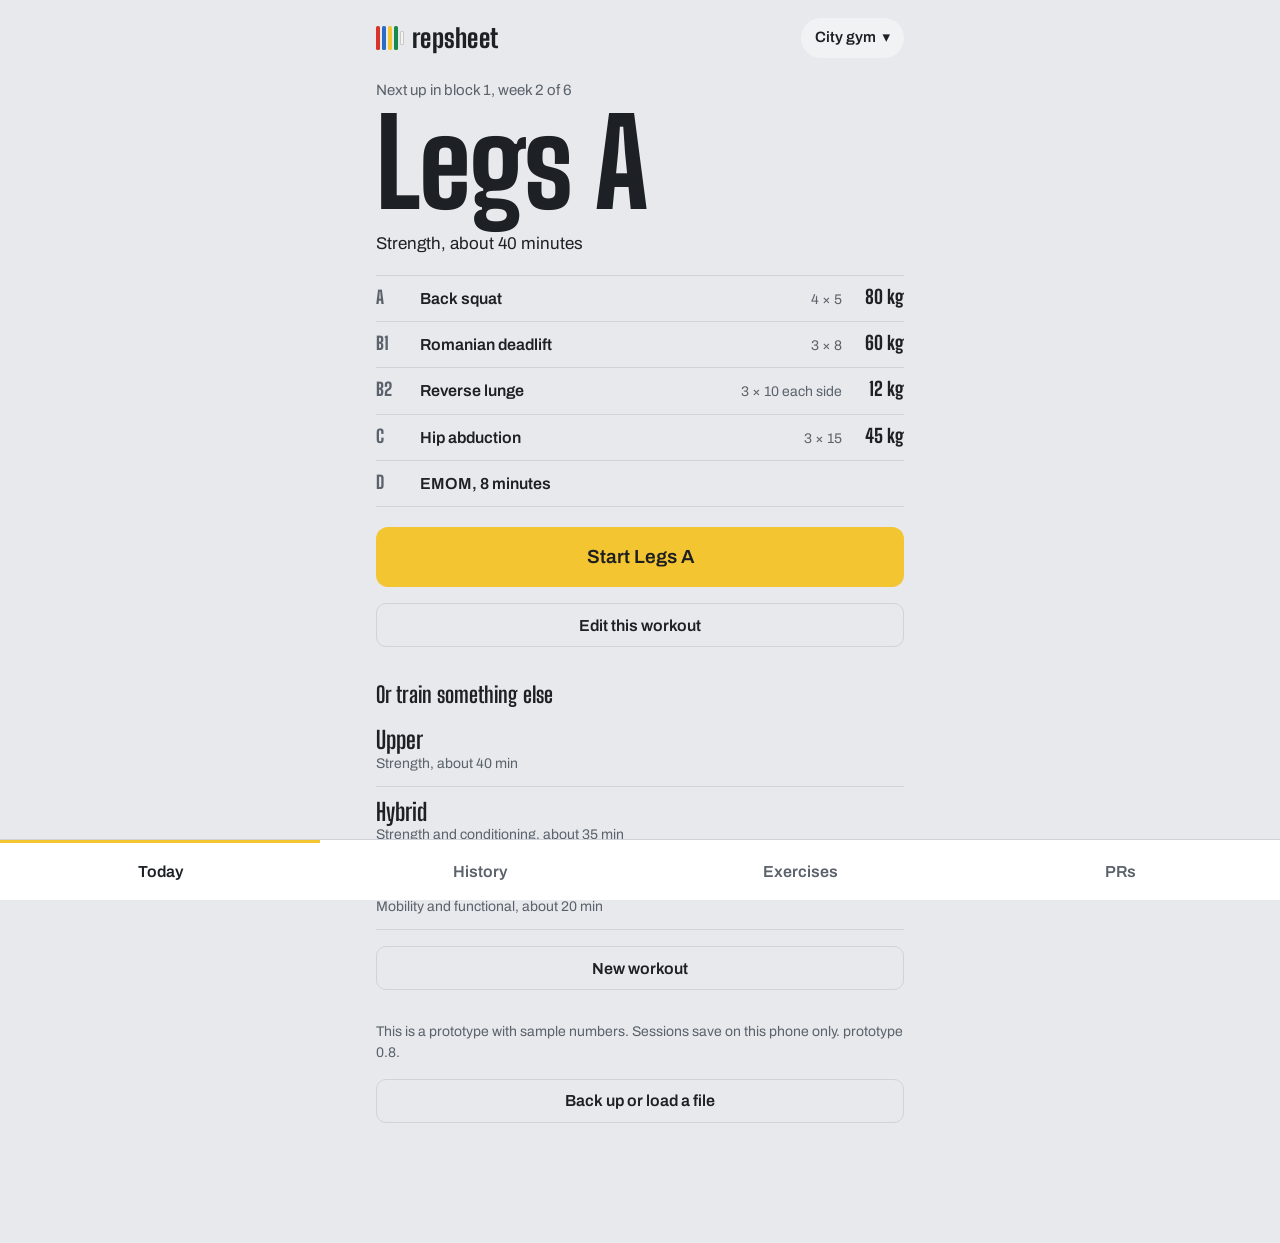
<file: app/index.html>
<!doctype html>
<html lang="en-AU">
<head>
<meta charset="utf-8">
<meta name="viewport" content="width=device-width, initial-scale=1, viewport-fit=cover">
<meta name="theme-color" content="#25282d" media="(prefers-color-scheme: dark)">
<meta name="theme-color" content="#e7e9ec" media="(prefers-color-scheme: light)">
<meta name="robots" content="noindex, nofollow">
<meta name="description" content="repsheet: Kathy's workout tracker">
<title>repsheet</title>
<link rel="manifest" href="manifest.webmanifest">
<link rel="icon" href="icons/icon-192.png">
<link rel="preload" href="fonts/big-shoulders-800.woff2" as="font" type="font/woff2" crossorigin>
<link rel="stylesheet" href="styles.css">
</head>
<body>
<main id="screen"></main>
<div id="rest"></div>
<div id="sheet"></div>
<div id="flash" role="alert"></div>
<div id="celebrate" role="alert"></div>
<div id="toast" role="status" aria-live="polite"></div>
<script type="module" src="app.js"></script>
</body>
</html>
</file>
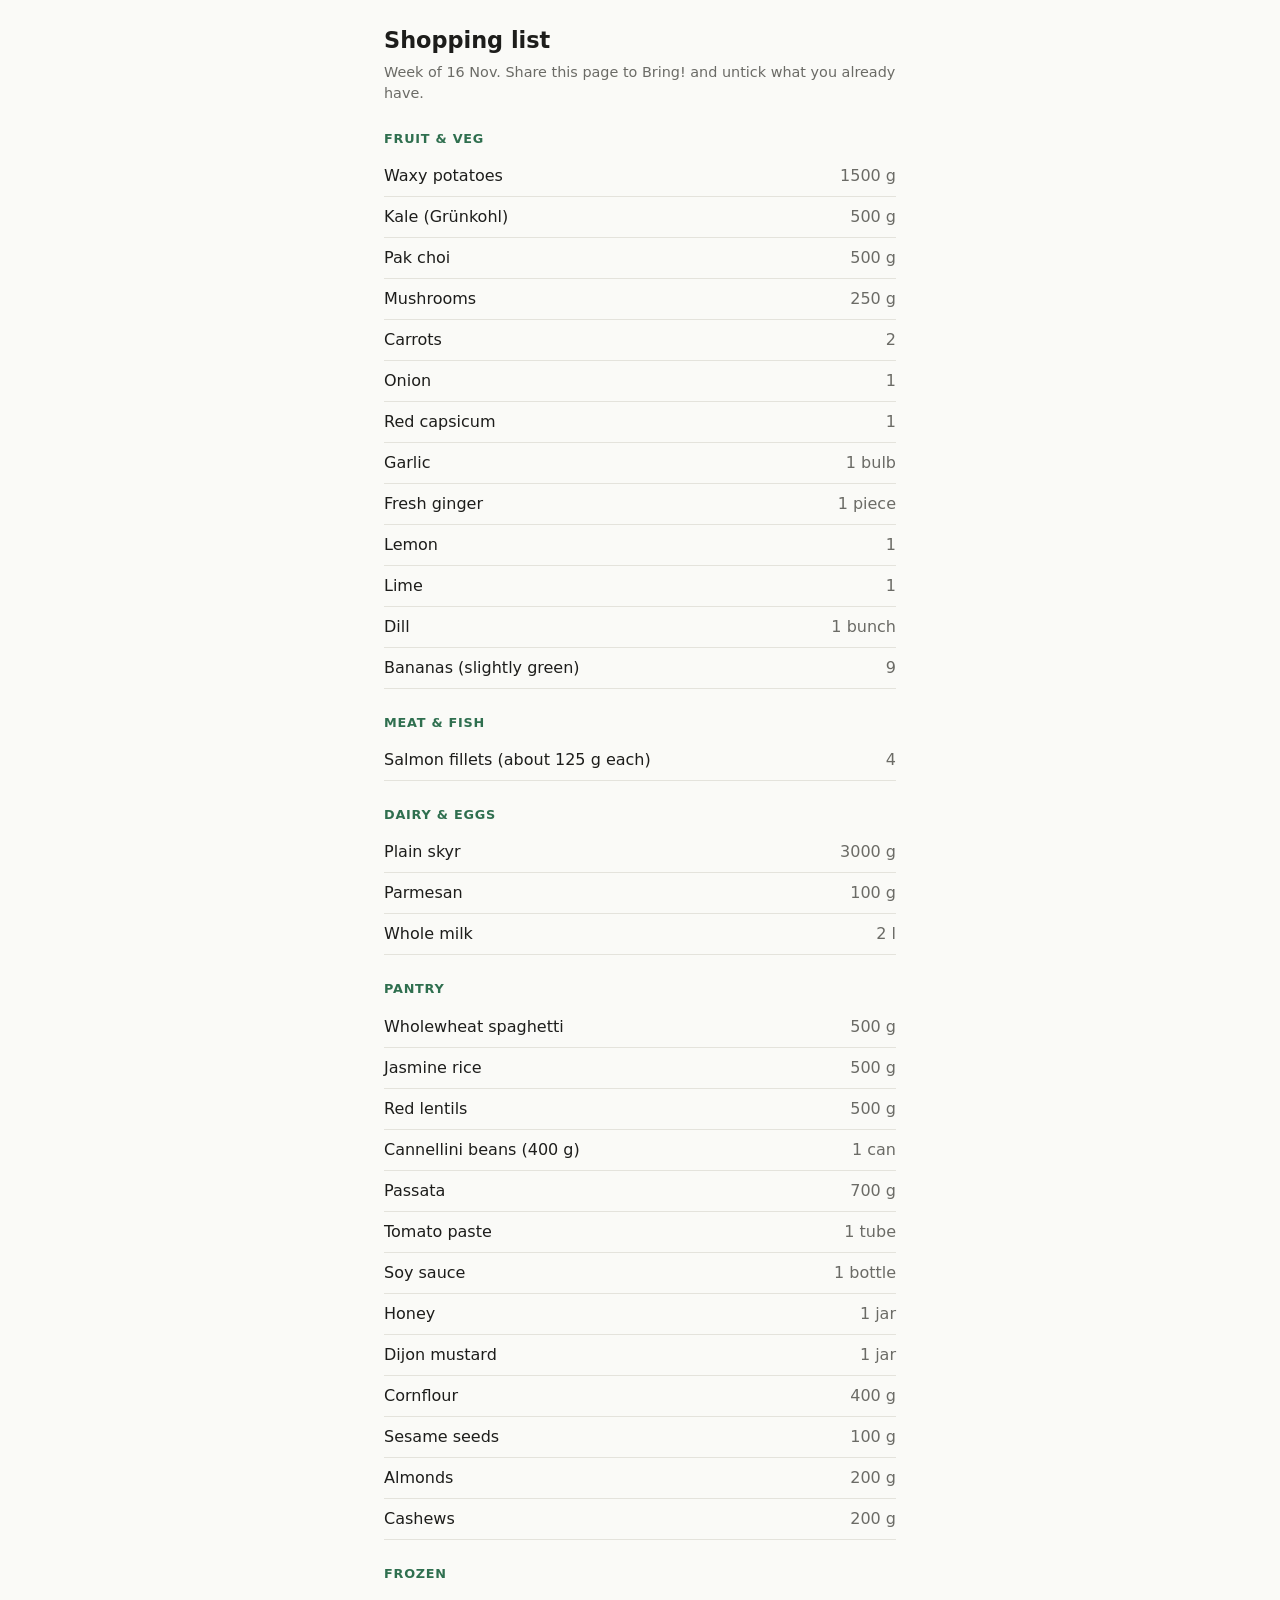
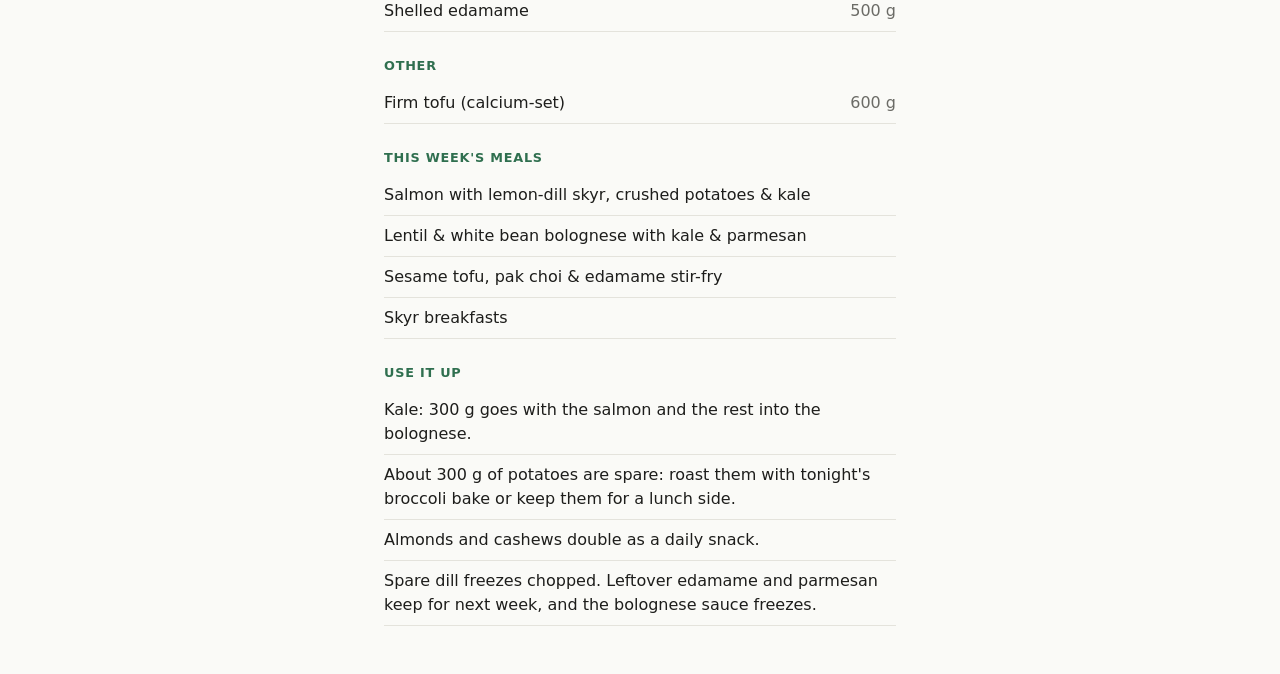
<file: shopping/index.html>
<!doctype html>
<html lang="en-AU">
<head>
<meta charset="utf-8">
<meta name="viewport" content="width=device-width, initial-scale=1">
<meta name="robots" content="noindex, nofollow">
<title>Shopping list</title>
<script type="application/ld+json">
{
  "@context": "https://schema.org",
  "@type": "Recipe",
  "name": "Shopping list: week of 16 Nov",
  "description": "Weekly shopping list from Kat OS Health Coach. Totals only, metric, rounded up to buyable amounts.",
  "recipeYield": "1 week",
  "recipeIngredient": [
    "1500 g waxy potatoes",
    "500 g kale (Grünkohl)",
    "500 g pak choi",
    "250 g mushrooms",
    "2 carrots",
    "1 onion",
    "1 red capsicum",
    "1 garlic bulb",
    "1 piece fresh ginger",
    "1 lemon",
    "1 lime",
    "1 bunch dill",
    "9 bananas (slightly green)",
    "4 salmon fillets (about 125 g each)",
    "3000 g plain skyr",
    "100 g parmesan",
    "2 l whole milk",
    "500 g wholewheat spaghetti",
    "500 g jasmine rice",
    "500 g red lentils",
    "1 can cannellini beans (400 g)",
    "700 g passata",
    "1 tube tomato paste",
    "1 bottle soy sauce",
    "1 jar honey",
    "1 jar Dijon mustard",
    "400 g cornflour",
    "100 g sesame seeds",
    "200 g almonds",
    "200 g cashews",
    "500 g frozen shelled edamame",
    "600 g firm tofu (calcium-set)"
  ],
  "recipeInstructions": [
    {"@type": "HowToStep", "text": "Untick anything you already have, then add the rest to your Bring! list."}
  ]
}
</script>
<style>
  :root { --bg: #fafaf7; --fg: #1d1d1b; --muted: #6b6b66; --line: #e4e3dc; --accent: #2f6f4f; }
  @media (prefers-color-scheme: dark) {
    :root { --bg: #161615; --fg: #ecebe6; --muted: #9a9993; --line: #2c2c2a; --accent: #7cc39c; }
  }
  * { box-sizing: border-box; }
  body { margin: 0; background: var(--bg); color: var(--fg); font: 16px/1.5 system-ui, -apple-system, "Segoe UI", sans-serif; }
  main { max-width: 34rem; margin: 0 auto; padding: 24px 16px 48px; }
  h1 { font-size: 1.4rem; margin: 0 0 4px; }
  .sub { color: var(--muted); margin: 0 0 24px; font-size: 0.9rem; }
  h2 { font-size: 0.8rem; text-transform: uppercase; letter-spacing: 0.06em; color: var(--accent); margin: 24px 0 8px; }
  ul { list-style: none; margin: 0; padding: 0; }
  li { display: flex; justify-content: space-between; gap: 12px; padding: 8px 0; border-bottom: 1px solid var(--line); }
  .qty { color: var(--muted); white-space: nowrap; }
  .meals li { display: block; }
</style>
</head>
<body>
<main>
  <h1>Shopping list</h1>
  <p class="sub">Week of 16 Nov. Share this page to Bring! and untick what you already have.</p>

  <h2>Fruit &amp; veg</h2>
  <ul>
    <li><span>Waxy potatoes</span><span class="qty">1500 g</span></li>
    <li><span>Kale (Grünkohl)</span><span class="qty">500 g</span></li>
    <li><span>Pak choi</span><span class="qty">500 g</span></li>
    <li><span>Mushrooms</span><span class="qty">250 g</span></li>
    <li><span>Carrots</span><span class="qty">2</span></li>
    <li><span>Onion</span><span class="qty">1</span></li>
    <li><span>Red capsicum</span><span class="qty">1</span></li>
    <li><span>Garlic</span><span class="qty">1 bulb</span></li>
    <li><span>Fresh ginger</span><span class="qty">1 piece</span></li>
    <li><span>Lemon</span><span class="qty">1</span></li>
    <li><span>Lime</span><span class="qty">1</span></li>
    <li><span>Dill</span><span class="qty">1 bunch</span></li>
    <li><span>Bananas (slightly green)</span><span class="qty">9</span></li>
  </ul>

  <h2>Meat &amp; fish</h2>
  <ul>
    <li><span>Salmon fillets (about 125 g each)</span><span class="qty">4</span></li>
  </ul>

  <h2>Dairy &amp; eggs</h2>
  <ul>
    <li><span>Plain skyr</span><span class="qty">3000 g</span></li>
    <li><span>Parmesan</span><span class="qty">100 g</span></li>
    <li><span>Whole milk</span><span class="qty">2 l</span></li>
  </ul>

  <h2>Pantry</h2>
  <ul>
    <li><span>Wholewheat spaghetti</span><span class="qty">500 g</span></li>
    <li><span>Jasmine rice</span><span class="qty">500 g</span></li>
    <li><span>Red lentils</span><span class="qty">500 g</span></li>
    <li><span>Cannellini beans (400 g)</span><span class="qty">1 can</span></li>
    <li><span>Passata</span><span class="qty">700 g</span></li>
    <li><span>Tomato paste</span><span class="qty">1 tube</span></li>
    <li><span>Soy sauce</span><span class="qty">1 bottle</span></li>
    <li><span>Honey</span><span class="qty">1 jar</span></li>
    <li><span>Dijon mustard</span><span class="qty">1 jar</span></li>
    <li><span>Cornflour</span><span class="qty">400 g</span></li>
    <li><span>Sesame seeds</span><span class="qty">100 g</span></li>
    <li><span>Almonds</span><span class="qty">200 g</span></li>
    <li><span>Cashews</span><span class="qty">200 g</span></li>
  </ul>

  <h2>Frozen</h2>
  <ul>
    <li><span>Shelled edamame</span><span class="qty">500 g</span></li>
  </ul>

  <h2>Other</h2>
  <ul>
    <li><span>Firm tofu (calcium-set)</span><span class="qty">600 g</span></li>
  </ul>

  <h2>This week's meals</h2>
  <ul class="meals">
    <li>Salmon with lemon-dill skyr, crushed potatoes &amp; kale</li>
    <li>Lentil &amp; white bean bolognese with kale &amp; parmesan</li>
    <li>Sesame tofu, pak choi &amp; edamame stir-fry</li>
    <li>Skyr breakfasts</li>
  </ul>

  <h2>Use it up</h2>
  <ul class="meals">
    <li>Kale: 300 g goes with the salmon and the rest into the bolognese.</li>
    <li>About 300 g of potatoes are spare: roast them with tonight's broccoli bake or keep them for a lunch side.</li>
    <li>Almonds and cashews double as a daily snack.</li>
    <li>Spare dill freezes chopped. Leftover edamame and parmesan keep for next week, and the bolognese sauce freezes.</li>
  </ul>
</main>
</body>
</html>
</file>
<file: app/styles.css>
/* repsheet prototype. Palette borrowed from a lifting platform: rubber floor, chalk, bumper plates. */

@font-face { font-family: 'Big Shoulders'; src: url('fonts/big-shoulders-700.woff2') format('woff2'); font-weight: 700; font-display: swap; }
@font-face { font-family: 'Big Shoulders'; src: url('fonts/big-shoulders-800.woff2') format('woff2'); font-weight: 800; font-display: swap; }
@font-face { font-family: 'Archivo'; src: url('fonts/archivo-400.woff2') format('woff2'); font-weight: 400; font-display: swap; }
@font-face { font-family: 'Archivo'; src: url('fonts/archivo-600.woff2') format('woff2'); font-weight: 600; font-display: swap; }

:root {
  /* rubber floor and chalk */
  --floor: #25282d;
  --mat: #2f333a;
  --mat-2: #3a3f47;
  --line: #4a5059;
  --chalk: #eeeee9;
  --dust: #a5abb3;
  /* competition plates */
  --red: #d9342b;
  --blue: #2a6bc6;
  --yellow: #f3c531;
  --green: #22a05a;
  --white: #f4f4f1;
  --steel: #b9bfc7;
  --on-yellow: #1d1f22;
  --num: 'Big Shoulders', 'Arial Narrow', sans-serif;
  --text: 'Archivo', system-ui, sans-serif;
  --gutter: 16px;
  color-scheme: dark;
}

@media (prefers-color-scheme: light) {
  :root {
    --floor: #e7e9ec;
    --mat: #ffffff;
    --mat-2: #f0f2f4;
    --line: #cfd4da;
    --chalk: #1d2024;
    --dust: #5b626b;
    --green: #198a4b;
    color-scheme: light;
  }
}

* { box-sizing: border-box; }
html { -webkit-text-size-adjust: 100%; }
body {
  margin: 0;
  background: var(--floor);
  color: var(--chalk);
  font: 400 16px/1.45 var(--text);
  -webkit-tap-highlight-color: transparent;
}
#screen {
  max-width: 560px;
  margin: 0 auto;
  padding: max(12px, env(safe-area-inset-top)) var(--gutter) 120px;
}
body.resting #screen { padding-bottom: 340px; }
@media (max-width: 360px) { :root { --gutter: 12px; } }

h1, h2, h3, p { margin: 0; }
button { font: inherit; color: inherit; background: none; border: 0; padding: 0; cursor: pointer; }
button:disabled { cursor: default; }
:focus-visible { outline: 3px solid var(--yellow); outline-offset: 2px; border-radius: 6px; }
.primary:focus-visible, .tick:focus-visible { outline-color: var(--chalk); }

/* ---------- buttons ---------- */
.primary {
  background: var(--yellow);
  color: var(--on-yellow);
  font-weight: 600;
  font-size: 17px;
  min-height: 52px;
  padding: 0 20px;
  border-radius: 12px;
}
.primary:active { filter: brightness(0.92); }
.primary:disabled { opacity: 0.4; }
.primary.big { width: 100%; min-height: 60px; font-size: 19px; }
.ghost {
  min-height: 44px;
  padding: 0 16px;
  border-radius: 10px;
  border: 1.5px solid var(--line);
  font-weight: 600;
}
.ghost.wide { width: 100%; margin-top: 16px; }
.text-btn { color: var(--chalk); text-decoration: underline; text-underline-offset: 3px; padding: 10px 0; font-weight: 600; }
.text-btn.small { font-size: 14px; padding: 4px 0; }
.text-btn.danger { color: var(--red); }
.chip {
  display: inline-flex; align-items: center; gap: 6px;
  min-height: 40px; padding: 0 14px;
  border-radius: 20px; background: var(--mat-2);
  font-weight: 600; font-size: 15px;
}
.chip.small { min-height: 36px; font-size: 14px; }

/* ---------- brand and headers ---------- */
.top { display: flex; align-items: center; justify-content: space-between; gap: 12px; min-height: 52px; margin-bottom: 8px; }
.brand { display: inline-flex; align-items: center; gap: 8px; }
.brand .word { font: 800 26px/1 var(--num); letter-spacing: 0.01em; }
.mark { display: inline-flex; align-items: center; gap: 2px; height: 24px; }
.mark i { display: block; width: 4px; height: 24px; border-radius: 1.5px; }
.mark i.p5 { height: 14px; }

.wtop {
  position: sticky; top: 0; z-index: 5;
  display: flex; align-items: center; justify-content: space-between; gap: 12px;
  margin: 0 calc(var(--gutter) * -1) 8px;
  padding: max(10px, env(safe-area-inset-top)) var(--gutter) 10px;
  background: var(--floor);
  border-bottom: 1px solid var(--line);
}
.wtop h1 { font: 800 30px/1 var(--num); }
.wtop .sub { color: var(--dust); font-size: 14px; margin-top: 2px; }
.page { font: 800 40px/1 var(--num); margin: 4px 0 16px; }
.sec { font: 700 22px/1.1 var(--num); margin: 28px 0 10px; }
.hint, .note { color: var(--dust); font-size: 14px; }
.note { margin-top: 32px; }
.lede { color: var(--dust); max-width: 46ch; }

/* plate colours, used everywhere */
.p25 { background: var(--red); }
.p20 { background: var(--blue); }
.p15 { background: var(--yellow); }
.p10 { background: var(--green); }
.p5 { background: var(--white); box-shadow: inset 0 0 0 1px rgba(0, 0, 0, 0.18); }
.p2 { background: var(--red); }
.p1 { background: var(--steel); }

/* ---------- today ---------- */
.hero { padding: 8px 0 4px; }
.when { color: var(--dust); font-size: 15px; }
.wname { font: 800 clamp(72px, 26vw, 120px)/0.92 var(--num); margin: 6px 0 14px; letter-spacing: -0.01em; }
.focus { font-size: 17px; margin-bottom: 18px; }
.preview { list-style: none; margin: 0 0 20px; padding: 0; border-top: 1px solid var(--line); }
.preview li {
  display: grid; grid-template-columns: 34px 1fr auto auto; align-items: baseline; gap: 10px;
  padding: 11px 0; border-bottom: 1px solid var(--line);
}
.preview .tag, .ss-item .tag { font: 800 18px/1 var(--num); color: var(--dust); }
.preview .nm { font-weight: 600; }
.preview .dose { color: var(--dust); font-size: 14px; white-space: nowrap; }
.preview .load { font: 800 19px/1 var(--num); white-space: nowrap; min-width: 52px; text-align: right; }
.preview .load.up { color: var(--green); }
.preview .load.new { font: 600 13px/1.2 var(--text); color: var(--yellow); }
.others h2 { font: 700 22px/1.1 var(--num); margin: 32px 0 8px; }
.other, .opt {
  display: flex; flex-direction: column; align-items: flex-start; width: 100%;
  text-align: left; padding: 12px 0; border-bottom: 1px solid var(--line);
}
.o-name { font: 700 24px/1.1 var(--num); }
.o-focus { color: var(--dust); font-size: 14px; }
.opts .opt { padding: 12px 14px; border: 1.5px solid var(--line); border-radius: 12px; margin-bottom: 8px; }
.opts .opt.on { border-color: var(--yellow); box-shadow: inset 4px 0 0 var(--yellow); }

.tabs {
  position: fixed; left: 0; right: 0; bottom: 0; z-index: 10;
  display: grid; grid-template-columns: repeat(4, 1fr);
  background: var(--mat);
  border-top: 1px solid var(--line);
  padding-bottom: env(safe-area-inset-bottom);
}
.tabs button { min-height: 60px; font-weight: 600; color: var(--dust); border-top: 3px solid transparent; }
.tabs button.on { color: var(--chalk); border-top-color: var(--yellow); }

/* ---------- workout blocks ---------- */
.block { padding: 18px 0 14px; border-top: 1px solid var(--line); scroll-margin-top: 84px; }
.block:first-of-type { border-top: 0; }
.bh { display: grid; grid-template-columns: 40px 1fr auto; gap: 10px; align-items: start; }
.letter { font: 800 40px/0.9 var(--num); color: var(--dust); }
.bh h2 { font: 700 26px/1.05 var(--num); }
.bh .rx, .ss-item .rx { color: var(--dust); font-size: 14px; margin-top: 2px; }
.machine { font-size: 13px; color: var(--yellow); margin-top: 2px; }
.last { font-size: 14px; margin: 10px 0 6px 50px; color: var(--chalk); max-width: 48ch; }
.last .up { color: var(--green); font-weight: 600; }
.sets { margin-top: 6px; }

.ss-item { display: grid; grid-template-columns: 40px 1fr auto; gap: 10px; margin-top: 14px; }
.ss-item .tag { padding-top: 3px; }
.ss-item h3 { font: 600 17px/1.2 var(--text); }
.ss-item .last { margin: 4px 0 0; }
.round { margin-top: 12px; }
.round-label { font-size: 13px; color: var(--dust); margin: 0 0 2px 38px; }

/* set rows */
.set {
  display: grid;
  grid-template-columns: 30px minmax(0, 1fr) 52px;
  column-gap: 8px; align-items: center;
  padding: 5px 0;
}
.set-label {
  font: 800 20px/1 var(--num); text-align: center;
  height: 52px; border-radius: 8px;
  display: flex; flex-direction: column; align-items: center; justify-content: center; gap: 5px;
}
.set-label i { display: block; width: 14px; height: 3px; border-radius: 2px; background: radial-gradient(circle, var(--dust) 1.2px, transparent 1.4px) 0 0 / 5px 3px repeat-x; }
.set-label:active { background: var(--mat-2); }
.set-label.static { display: grid; place-items: center; }
.set-meta { grid-column: 2 / 4; display: flex; flex-wrap: wrap; gap: 6px; margin-top: 6px; }
.bubble {
  min-height: 32px; padding: 4px 12px; border-radius: 16px;
  background: var(--mat); color: var(--yellow); font-size: 14px; font-weight: 600;
  box-shadow: inset 0 0 0 1.5px var(--line);
}
.bubble:active { background: var(--mat-2); }
.set-note, .ex-note {
  display: block; text-align: left; white-space: pre-wrap; overflow-wrap: anywhere;
  padding: 7px 10px; border-radius: 8px; border-left: 3px solid var(--yellow);
  background: var(--mat); color: var(--chalk); font-size: 14px; line-height: 1.35;
}
.set-note { grid-column: 2 / 4; margin-top: 6px; }
.ex-note { margin: 8px 0 4px 50px; width: calc(100% - 50px); }
.ss-item .ex-note { margin: 6px 0 0; width: 100%; }
.note-add { margin-top: 6px; }
.fields.three { grid-template-columns: repeat(2, minmax(0, 1fr)); }
.pace { grid-column: 2 / 4; font-size: 13px; color: var(--dust); margin-top: 2px; }
body[data-edit] .set.done .field { opacity: 1; }
.hrow { width: 100%; }
.hrow.legacy { opacity: 0.6; }
.hblock { padding: 14px 0; border-top: 1px solid var(--line); }
.hblock h3 { font: 700 20px/1.1 var(--num); display: flex; gap: 10px; align-items: baseline; }
.hblock h3 .tag { color: var(--dust); min-width: 28px; }
.hblock .meta { color: var(--dust); font-size: 13px; margin: 2px 0 0 38px; }
.hsets { list-style: none; padding: 0; margin: 6px 0 0 38px; }
.hsets li { padding: 3px 0; font-size: 15px; }
.hsets .n { display: inline-block; min-width: 22px; color: var(--dust); font-weight: 600; }
.hsets .sn { display: block; margin: 2px 0 0 22px; color: var(--dust); font-size: 14px; white-space: pre-wrap; }
.hblock .ex-note { margin: 6px 0 0 38px; width: calc(100% - 38px); }
.set.warmup .set-label, .set.drop .set-label { color: var(--dust); }
.fields { display: grid; grid-template-columns: repeat(var(--n, 2), minmax(0, 1fr)); gap: 8px; }
.field {
  display: grid; grid-template-columns: 36px minmax(0, 1fr) 36px;
  height: 52px; border-radius: 10px; background: var(--mat-2); overflow: hidden;
}
.step { font-size: 24px; line-height: 1; color: var(--dust); }
.step:active { background: var(--line); color: var(--chalk); }
.step:disabled { opacity: 0.3; }
.val { display: flex; flex-direction: column; align-items: center; justify-content: center; min-width: 0; }
.val input, .val b {
  width: 100%; min-width: 0; border: 0; background: transparent; color: var(--chalk);
  font: 800 25px/1 var(--num); text-align: center; padding: 0;
}
.val input::placeholder { color: var(--dust); }
.val small { font-size: 11px; color: var(--dust); line-height: 1; margin-top: 2px; white-space: nowrap; }
.tick {
  height: 52px; border-radius: 10px;
  background: var(--yellow); color: var(--on-yellow);
  display: grid; place-items: center;
}
.tick:active { filter: brightness(0.9); }
.set.done .tick { background: var(--green); color: #fff; }
.set.done .field { opacity: 0.6; }
.set.warmup .tick:not([aria-pressed="true"]) { background: var(--mat-2); color: var(--chalk); box-shadow: inset 0 0 0 2px var(--yellow); }

/* circuits: the clock is the screen */
.moves { list-style: none; padding: 0; margin: 10px 0 12px 50px; }
.moves li { display: flex; flex-wrap: wrap; gap: 4px 8px; align-items: baseline; padding: 4px 0; }
.mv { font-weight: 600; }
.mv-tag { font-size: 13px; color: var(--yellow); width: 100%; }
.mv-detail { color: var(--dust); font-size: 14px; }
.clock {
  margin-left: 50px; padding: 14px 16px;
  border-radius: 14px; background: var(--mat);
  border: 2px solid var(--line);
  display: flex; flex-direction: column;
}
.circuit.running .clock { border-color: var(--yellow); }
.circuit.pulse .clock { animation: pulse 0.9s ease-out; }
@keyframes pulse { 0% { background: var(--yellow); color: var(--on-yellow); } 100% { background: var(--mat); } }
.c-big { font: 800 clamp(64px, 22vw, 104px)/0.9 var(--num); font-variant-numeric: tabular-nums; }
.circuit[data-ctype="rounds"] .c-big { font-size: clamp(48px, 15vw, 72px); }
.c-small { color: var(--dust); font-size: 15px; margin-top: 6px; }
.c-actions { display: flex; flex-wrap: wrap; gap: 10px; align-items: center; margin: 12px 0 0 50px; }
.c-actions .primary { flex: 1 1 60%; min-height: 60px; font-size: 19px; }
.extra { display: flex; align-items: center; gap: 12px; width: 100%; }
.extra .field { width: 160px; }

.end { display: flex; flex-direction: column; align-items: center; gap: 8px; margin-top: 28px; }

/* ---------- summary ---------- */
.stats { display: grid; grid-template-columns: 1fr 1fr; gap: 1px; margin: 12px 0 0; background: var(--line); border: 1px solid var(--line); border-radius: 12px; overflow: hidden; }
.stats div { background: var(--floor); padding: 12px 14px; }
.stats dt { color: var(--dust); font-size: 13px; }
.stats dd { margin: 2px 0 0; font: 800 34px/1 var(--num); }
.stats dd small { font: 600 14px var(--text); color: var(--dust); }
.stats dd.pr { color: var(--red); }
.stats .tap { cursor: pointer; }
.stats .tap:active { background: var(--mat); }
.stats .edit { color: var(--yellow); font-weight: 600; margin-left: 4px; text-decoration: underline; text-underline-offset: 2px; }
.hint.long { margin-top: 10px; color: var(--yellow); }
.pr-list, .circ-list { list-style: none; padding: 0; margin: 0; }
.pr-list li, .circ-list li { padding: 10px 0; border-bottom: 1px solid var(--line); display: flex; flex-wrap: wrap; gap: 4px 10px; align-items: baseline; }
.pr-list li span { color: var(--dust); font-size: 14px; width: 100%; }
.pr-list.results li span { color: var(--chalk); font-size: 16px; }
.pr-list em.pr { font-style: normal; font-weight: 600; color: #fff; background: var(--red); padding: 1px 6px; border-radius: 4px; font-size: 13px; }
.feel { display: grid; grid-template-columns: repeat(5, 1fr); gap: 6px; }
.feel button { display: flex; flex-direction: column; align-items: center; gap: 2px; padding: 10px 0; border-radius: 10px; border: 1.5px solid var(--line); }
.feel b { font: 800 26px/1 var(--num); }
.feel span { font-size: 12px; color: var(--dust); }
.feel button.on { border-color: var(--yellow); background: var(--yellow); color: var(--on-yellow); }
.feel button.on span { color: var(--on-yellow); }

/* ---------- PR board and graphs ---------- */
.chart svg { width: 100%; height: auto; display: block; }
.axis { font: 400 11px var(--text); fill: var(--dust); }
figcaption { color: var(--dust); font-size: 14px; margin-top: 6px; }
.pr-cta { margin: 24px 0 4px; }
.pr-cta .hint { margin-top: 8px; text-align: center; }
.lifts { border-top: 1px solid var(--line); margin-top: 8px; }
.lift {
  display: grid; width: 100%; text-align: left;
  grid-template-columns: 1fr auto; grid-template-areas: 'name spark' 'e1 spark' 'reps reps';
  gap: 2px 12px; padding: 14px 0; border-bottom: 1px solid var(--line);
}
.l-name { grid-area: name; font-weight: 600; }
.l-e1 { grid-area: e1; display: flex; align-items: baseline; gap: 6px; }
.l-e1 b { font: 800 36px/1 var(--num); }
.l-e1 small { color: var(--dust); font-size: 13px; }
.spark { grid-area: spark; align-self: center; color: var(--chalk); }
.spark-dot { fill: var(--red); }
.l-reps { grid-area: reps; display: grid; grid-template-columns: repeat(5, 1fr); margin-top: 8px; }
.l-reps span { display: flex; flex-direction: column; font: 800 18px/1.1 var(--num); }
.l-reps small { font: 400 11px var(--text); color: var(--dust); }
.lift.real { grid-template-areas: 'name spark' 'nums spark'; }
.l-name small { color: var(--dust); font-weight: 400; }
.l-nums { grid-area: nums; display: flex; flex-wrap: wrap; gap: 2px 20px; align-items: baseline; margin-top: 4px; }
.l-est, .l-act { display: flex; align-items: baseline; gap: 5px; }
.l-est b, .l-act b { font: 800 30px/1 var(--num); }
.l-est b { color: var(--dust); }
.l-est small, .l-act small { color: var(--dust); font-size: 13px; }
.l-est.none small { font-size: 14px; }
.legend { color: var(--dust); font-size: 14px; margin: 4px 0 4px; }
.legend b { color: var(--chalk); }
.stats .est dd { color: var(--dust); }
.stats .from { color: var(--dust); font-size: 12px; margin: 4px 0 0; }
.tested-line { margin: 12px 0 4px; }
.tested-line b { color: var(--chalk); }
.chart-wait { margin: 16px 0; }
table.rec { width: 100%; border-collapse: collapse; font-size: 15px; }
table.rec th, table.rec td { text-align: left; padding: 8px 6px 8px 0; border-bottom: 1px solid var(--line); vertical-align: baseline; }
table.rec thead th { font-size: 12px; color: var(--dust); font-weight: 600; }
table.rec tbody th { font: 800 20px/1 var(--num); width: 3.2em; }
table.rec td small { color: var(--dust); font-size: 13px; }
table.rec td.est { color: var(--dust); white-space: nowrap; }
.chart { margin: 0; }
.grid { stroke: var(--line); stroke-width: 1; }
.trend { fill: none; stroke: var(--chalk); stroke-width: 2.5; stroke-linejoin: round; stroke-linecap: round; }
.dot { fill: var(--chalk); }
.tested rect { fill: var(--red); }
.tested text { font: 600 11px var(--text); fill: var(--red); }
.stats.two { grid-template-columns: 1fr 1fr; margin-top: 18px; }
.reps-table { display: grid; grid-template-columns: repeat(5, 1fr); gap: 6px; margin: 0; }
.reps-table div { border-top: 3px solid var(--line); padding-top: 6px; }
.reps-table dt { font-size: 12px; color: var(--dust); }
.reps-table dd { margin: 0; font: 800 20px/1.1 var(--num); }

/* ---------- PR session ---------- */
.seg { display: grid; grid-template-columns: repeat(3, 1fr); border: 1.5px solid var(--line); border-radius: 12px; overflow: hidden; }
.seg button { min-height: 52px; font: 800 24px var(--num); color: var(--dust); }
.seg button + button { border-left: 1.5px solid var(--line); }
.seg button.on { background: var(--yellow); color: var(--on-yellow); }
.sub-h { font: 600 14px var(--text); color: var(--dust); margin: 16px 0 4px 40px; }
.ramp-val { font-size: 15px; color: var(--dust); }
.ramp-val b { font: 800 25px/1 var(--num); color: var(--chalk); }
.safety { margin: 0 0 8px 40px; padding: 8px 12px; border-left: 4px solid var(--red); background: var(--mat); font-size: 14px; font-weight: 600; }
.attempt {
  display: grid; grid-template-columns: 70px minmax(0, 1fr); grid-template-areas: 'label field' 'res res';
  gap: 8px 10px; align-items: center; padding: 10px 0; border-bottom: 1px solid var(--line);
}
.a-label { grid-area: label; font: 700 20px/1 var(--num); }
.attempt .field { grid-area: field; }
.a-res { grid-area: res; display: flex; gap: 8px; align-items: center; }
.btn-made, .btn-missed { flex: 1; min-height: 52px; border-radius: 10px; font-weight: 600; font-size: 17px; }
.btn-made { background: var(--green); color: #fff; }
.btn-missed { border: 1.5px solid var(--red); color: var(--red); }
.result { font: 700 20px/1 var(--num); padding: 6px 10px 5px; border-radius: 6px; color: #fff; }
.res-made { background: var(--green); }
.res-missed { background: var(--red); }
.attempt.made .a-label { color: var(--green); }
.attempt.missed .a-label { color: var(--red); }
.test-lift.closed { padding: 12px 0; }
.test-lift .c-actions { margin-left: 0; }
.test-lift .c-actions > button { width: 100%; min-height: 56px; }

/* ---------- rest timer ---------- */
#rest { position: fixed; left: 0; right: 0; bottom: 0; z-index: 20; }
.rest-panel {
  max-width: 560px; margin: 0 auto;
  background: var(--mat); border-top: 4px solid var(--yellow);
  padding: 10px var(--gutter) calc(14px + env(safe-area-inset-bottom));
  display: flex; flex-direction: column; align-items: center;
  box-shadow: 0 -8px 24px rgba(0, 0, 0, 0.25);
}
.rest-head { display: flex; justify-content: space-between; align-items: center; width: 100%; color: var(--dust); font-weight: 600; }
.rest-time { font: 800 clamp(108px, 36vw, 180px)/0.85 var(--num); font-variant-numeric: tabular-nums; }
.rest-next { color: var(--dust); margin: 6px 0 12px; text-align: center; }
.rest-actions { display: grid; grid-template-columns: 1fr 1fr 1.3fr; gap: 8px; width: 100%; }
.rest-actions button { min-height: 52px; }
#rest.min { left: auto; right: var(--gutter); bottom: calc(16px + env(safe-area-inset-bottom)); }
.rest-bar { background: var(--yellow); color: var(--on-yellow); border-radius: 26px; min-height: 52px; padding: 0 18px; font-weight: 600; box-shadow: 0 6px 18px rgba(0, 0, 0, 0.3); }
.rest-bar b { font: 800 24px var(--num); margin-left: 6px; }

/* rest's up: the whole screen turns plate yellow, readable from the floor */
#flash { position: fixed; inset: 0; z-index: 40; display: none; }
#flash.on { display: block; }
.flash-inner {
  width: 100%; height: 100%;
  background: var(--yellow); color: var(--on-yellow);
  display: flex; flex-direction: column; align-items: center; justify-content: center; gap: 14px;
  padding: 24px; text-align: center;
  animation: flash-in 0.25s ease-out;
}
.flash-title { font: 800 clamp(84px, 28vw, 180px)/0.92 var(--num); margin-bottom: 10px; }
.flash-sub { font-size: 20px; font-weight: 600; max-width: 22ch; }
.flash-close { font-size: 14px; opacity: 0.7; margin-top: 18px; }
@keyframes flash-in { from { opacity: 0; } to { opacity: 1; } }

/* PR moment: plates slide onto the bar */
#celebrate { position: fixed; inset: 0; z-index: 45; display: none; }
#celebrate.on { display: block; }
.cel-inner {
  width: 100%; height: 100%;
  background: rgba(23, 25, 28, 0.96); color: #f4f4f1;
  display: flex; flex-direction: column; align-items: center; justify-content: center; gap: 8px;
  padding: 24px; text-align: center;
}
.cel-bar { display: flex; align-items: center; height: 120px; margin-bottom: 18px; }
.cel-shaft { width: 110px; height: 8px; background: var(--steel); }
.cel-side { display: flex; align-items: center; gap: 3px; height: 120px; padding: 0 2px; background: linear-gradient(var(--steel), var(--steel)) center / 100% 8px no-repeat; }
.cel-side.l { flex-direction: row-reverse; }
.cel-side i { display: block; width: 14px; height: 120px; border-radius: 3px; animation: load-l 0.45s cubic-bezier(.2, .9, .3, 1.2) both; animation-delay: calc(var(--d) * 90ms + 100ms); }
.cel-side.r i { animation-name: load-r; }
.cel-side i.p10 { width: 11px; }
@keyframes load-l { from { transform: translateX(-120px); opacity: 0; } to { transform: none; opacity: 1; } }
@keyframes load-r { from { transform: translateX(120px); opacity: 0; } to { transform: none; opacity: 1; } }
.cel-badge { background: var(--red); color: #fff; font: 800 22px/1 var(--num); padding: 6px 12px 5px; border-radius: 6px; }
.cel-name { font: 800 clamp(44px, 14vw, 72px)/0.95 var(--num); }
.cel-set { font: 800 30px/1 var(--num); color: var(--yellow); }
.cel-hits { display: flex; flex-direction: column; gap: 2px; margin-top: 6px; font-size: 15px; color: #c9cdd2; }
.cel-hits b { color: #f4f4f1; }
.cel-quip { margin-top: 14px; font-size: 17px; font-weight: 600; }

/* sheets and toast */
#sheet { position: fixed; inset: 0; z-index: 30; display: none; }
#sheet.on { display: block; }
.sheet-back { position: absolute; inset: 0; background: rgba(0, 0, 0, 0.5); }
.sheet-panel {
  position: absolute; left: 0; right: 0; bottom: 0;
  max-width: 560px; margin: 0 auto;
  background: var(--floor); border-radius: 18px 18px 0 0;
  padding: 20px var(--gutter) calc(20px + env(safe-area-inset-bottom));
  max-height: 85vh; overflow: auto;
}
.sheet-panel h2 { font: 700 28px/1.1 var(--num); margin-bottom: 14px; }
.sheet-panel .hint { margin-top: 6px; }
#toast {
  position: fixed; left: 50%; bottom: 84px; z-index: 50;
  transform: translate(-50%, 20px); opacity: 0; pointer-events: none;
  background: var(--chalk); color: var(--floor);
  padding: 12px 16px; border-radius: 10px; font-weight: 600; font-size: 15px;
  width: max-content; max-width: calc(100vw - 32px);
  transition: opacity 0.2s, transform 0.2s;
}
#toast.on { opacity: 1; transform: translate(-50%, 0); }
body.resting #toast { bottom: 360px; }

@media (prefers-reduced-motion: reduce) {
  *, *::before, *::after { animation: none !important; transition: none !important; }
}

/* ---------- 0.2: tips, add rows, stations ---------- */
.tip { font-size: 13px; color: var(--dust); margin: 4px 0 2px; }
.add-row { display: flex; flex-wrap: wrap; gap: 8px; margin: 10px 0 0 38px; }
.add-row.center { justify-content: center; margin: 22px 0 0; }
.add-row .ghost { flex: 1 1 40%; }
.chip.on { background: var(--yellow); color: var(--on-yellow); }
.chip.add { border: 1.5px dashed var(--line); background: transparent; }
button.machine { display: block; text-align: left; font-size: 13px; color: var(--yellow); margin-top: 2px; padding: 2px 0; text-decoration: underline; text-decoration-style: dotted; text-underline-offset: 3px; }
button.machine.warn { color: var(--chalk); background: var(--mat); border-left: 3px solid var(--yellow); padding: 6px 10px; margin-top: 6px; text-decoration: none; font-weight: 600; }

/* toggles and form fields */
.toggle { display: flex; align-items: center; gap: 12px; width: 100%; text-align: left; padding: 12px 0; font-weight: 600; }
.toggle .box { flex: none; width: 26px; height: 26px; border-radius: 7px; border: 2px solid var(--line); display: grid; place-items: center; }
.toggle.on .box { background: var(--yellow); border-color: var(--yellow); }
.toggle.on .box::after { content: ''; width: 10px; height: 6px; border-left: 3px solid var(--on-yellow); border-bottom: 3px solid var(--on-yellow); transform: rotate(-45deg) translate(1px, -1px); }
.fld { display: flex; flex-direction: column; gap: 4px; margin: 14px 0 0; }
.fld > span { font-size: 13px; color: var(--dust); font-weight: 600; }
.fld input, .search input, .move-edit input {
  width: 100%; min-height: 48px; padding: 0 12px;
  border: 1.5px solid var(--line); border-radius: 10px;
  background: var(--mat); color: var(--chalk); font: 400 16px var(--text);
}
.fld input:focus, .search input:focus, .move-edit input:focus { outline: none; border-color: var(--yellow); }
.fld textarea {
  width: 100%; min-height: 96px; padding: 10px 12px; resize: vertical;
  border: 1.5px solid var(--line); border-radius: 10px;
  background: var(--mat); color: var(--chalk); font: 400 16px/1.4 var(--text);
}
.fld textarea:focus { outline: none; border-color: var(--yellow); }
.fld.big input { font: 800 30px var(--num); min-height: 56px; }
.fld.inline { margin-top: 10px; }
.lbl { font-size: 13px; color: var(--dust); font-weight: 600; margin: 18px 0 6px; }
.lbl.small { margin: 10px 0 6px; }
.chips { display: flex; flex-wrap: wrap; gap: 6px; }
.search { margin: 4px 0 12px; }
.preview-vals { font-size: 13px; color: var(--dust); margin-top: 4px; }
.preview-vals.warn { color: var(--red); }
.seg.small button { min-height: 44px; font: 600 16px var(--text); }
.seg.four { grid-template-columns: repeat(4, 1fr); margin: 10px 0 4px; }
.field.mid { width: 200px; margin-top: 4px; }
.field.small { height: 44px; grid-template-columns: 34px minmax(0, 1fr) 34px; }
.field.small .val b { font-size: 20px; }

/* exercise library and picker */
.grp { font: 700 20px/1.1 var(--num); margin: 22px 0 4px; color: var(--dust); }
.sheet-panel .grp { font-size: 17px; margin-top: 16px; }
.exrow { display: flex; flex-direction: column; align-items: flex-start; width: 100%; text-align: left; padding: 10px 0; border-bottom: 1px solid var(--line); }
.o-name.small { font: 600 16px/1.3 var(--text); }
.pick { display: flex; justify-content: space-between; align-items: baseline; gap: 12px; width: 100%; text-align: left; padding: 12px 2px; border-bottom: 1px solid var(--line); font-weight: 600; }
.pick small { color: var(--dust); font-weight: 400; font-size: 13px; white-space: nowrap; }
#pick-list { max-height: 46vh; overflow: auto; margin: 0 -2px; }

/* gyms */
.gym-opt { display: flex; align-items: center; gap: 10px; padding: 10px 12px; border: 1.5px solid var(--line); border-radius: 12px; margin-bottom: 8px; }
.gym-opt.on { border-color: var(--yellow); box-shadow: inset 4px 0 0 var(--yellow); }
.opt-main { flex: 1; display: flex; flex-direction: column; align-items: flex-start; text-align: left; min-width: 0; }
.station { padding: 4px 0 14px; border-bottom: 1px solid var(--line); margin-bottom: 4px; }

/* workout editor */
.eblock { padding: 16px 0; border-top: 1px solid var(--line); }
.eb-h { display: grid; grid-template-columns: 40px 1fr auto; align-items: center; gap: 8px; }
.eb-h.sub { grid-template-columns: 34px 1fr auto; margin-top: 12px; }
.eb-title { font: 700 24px/1 var(--num); }
.ex-pick { text-align: left; font: 700 24px/1.05 var(--num); padding: 4px 0; min-width: 0; }
.ex-pick span { color: var(--dust); font-size: 16px; }
.e-ctrl { display: flex; gap: 4px; }
.icon { width: 40px; height: 40px; border-radius: 10px; background: var(--mat-2); font-size: 18px; display: grid; place-items: center; }
.icon:disabled { opacity: 0.3; }
.icon.danger { color: var(--red); }
.egrid { display: grid; grid-template-columns: repeat(auto-fill, minmax(150px, 1fr)); gap: 10px; margin: 10px 0 0; }
.estep { display: flex; flex-direction: column; gap: 4px; }
.estep-l { font-size: 13px; color: var(--dust); font-weight: 600; }
.eblock > .chip { margin-top: 12px; }
.ss-edit { padding-left: 8px; border-left: 3px solid var(--mat-2); margin-top: 6px; }
.move-edit { display: grid; grid-template-columns: 1fr 96px 40px; gap: 6px; margin-top: 8px; align-items: center; }
.move-edit input { min-height: 44px; font-size: 15px; padding: 0 10px; }
.saveas { width: 100%; }
.saveas .primary { margin-top: 8px; }
.primary.wide { width: 100%; margin-top: 12px; }
.top .hint { text-align: right; }

/* sessions per week, as squares */
.weeks ol { list-style: none; padding: 0; margin: 10px 0; }
.weeks li { display: grid; grid-template-columns: 112px 1fr auto; align-items: center; gap: 10px; padding: 7px 0; border-bottom: 1px solid var(--line); }
.weeks li.now .wk { color: var(--chalk); font-weight: 600; }
.wk { font-size: 14px; color: var(--dust); }
.sq { display: flex; gap: 4px; flex-wrap: wrap; }
.sq i { width: 18px; height: 18px; border-radius: 4px; border: 2px solid var(--line); }
.sq i.on { background: var(--green); border-color: var(--green); }
.sq i.extra.on { background: var(--yellow); border-color: var(--yellow); }
.weeks li.now .sq i:not(.on) { border-style: dashed; }
.wn { font: 800 18px var(--num); white-space: nowrap; }
</file>
